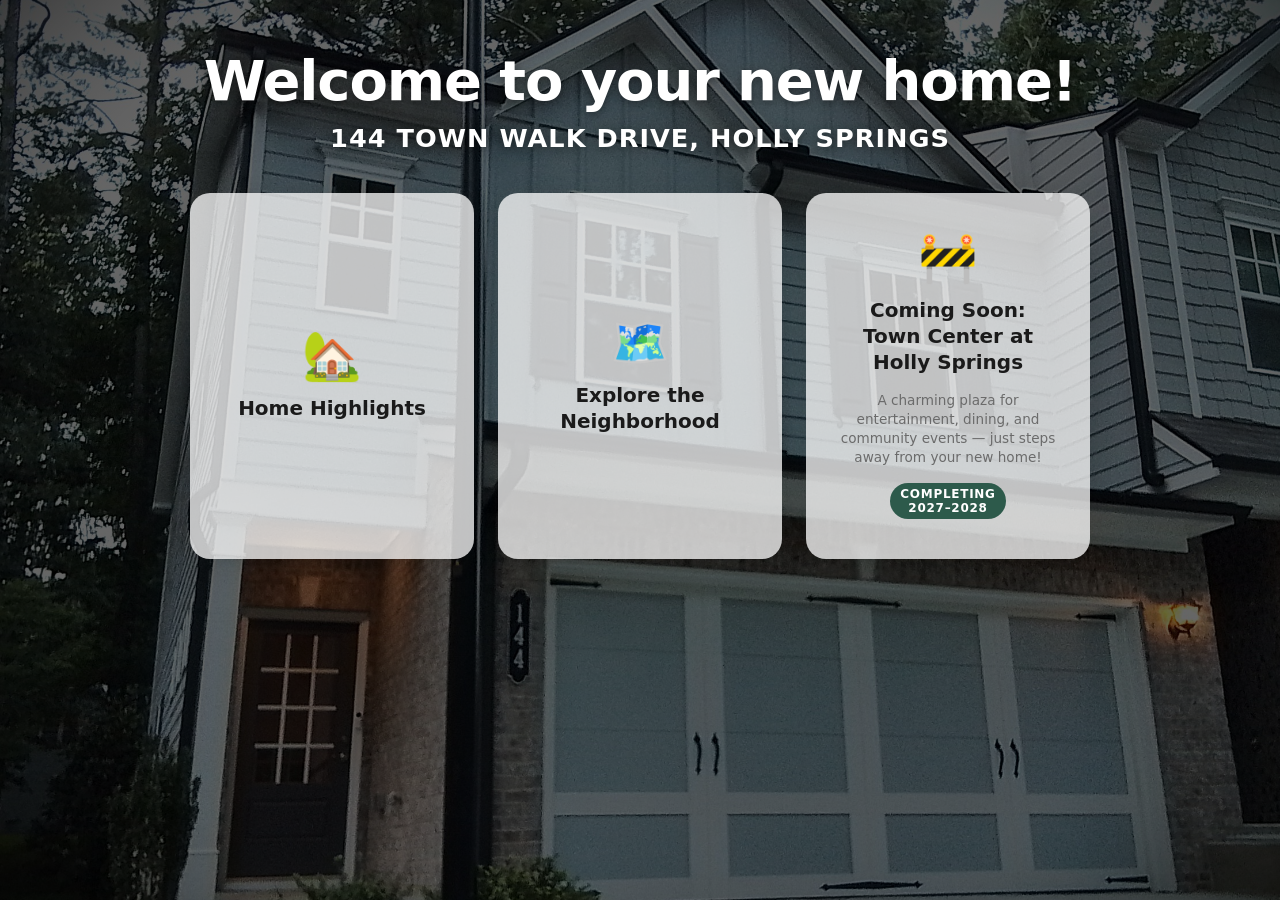
<file: index.html>
<!DOCTYPE html>
<html lang="en">
<head>
  <meta charset="UTF-8" />
  <meta name="viewport" content="width=device-width, initial-scale=1.0" />
  <title>Welcome Home</title>
  <link rel="stylesheet" href="css/styles.css" />
</head>
<body class="dashboard">

  <header class="site-header">
    <h1>Welcome to your new home!</h1>
    <p class="tagline">144 Town Walk Drive, Holly Springs</p>
  </header>

  <main class="tile-grid">

    <a href="highlights.html" class="tile tile--highlights">
      <span class="tile__icon">🏡</span>
      <span class="tile__label">Home Highlights</span>
    </a>

    <a href="neighborhood.html" class="tile tile--neighborhood">
      <span class="tile__icon">🗺️</span>
      <span class="tile__label">Explore the Neighborhood</span>
    </a>

    <a href="https://hollyspringstowncenter.com/explore/" target="_blank" class="tile tile--coming-soon">
      <span class="tile__icon">🚧</span>
      <span class="tile__label">Coming Soon: Town Center at Holly Springs</span>
      <span class="tile__sublabel">A charming plaza for entertainment, dining, and community events — just steps away from your new home!</span>
      <span class="tile__badge">Completing<br>2027–2028</span>
    </a>

  </main>

</body>
</html>
</file>
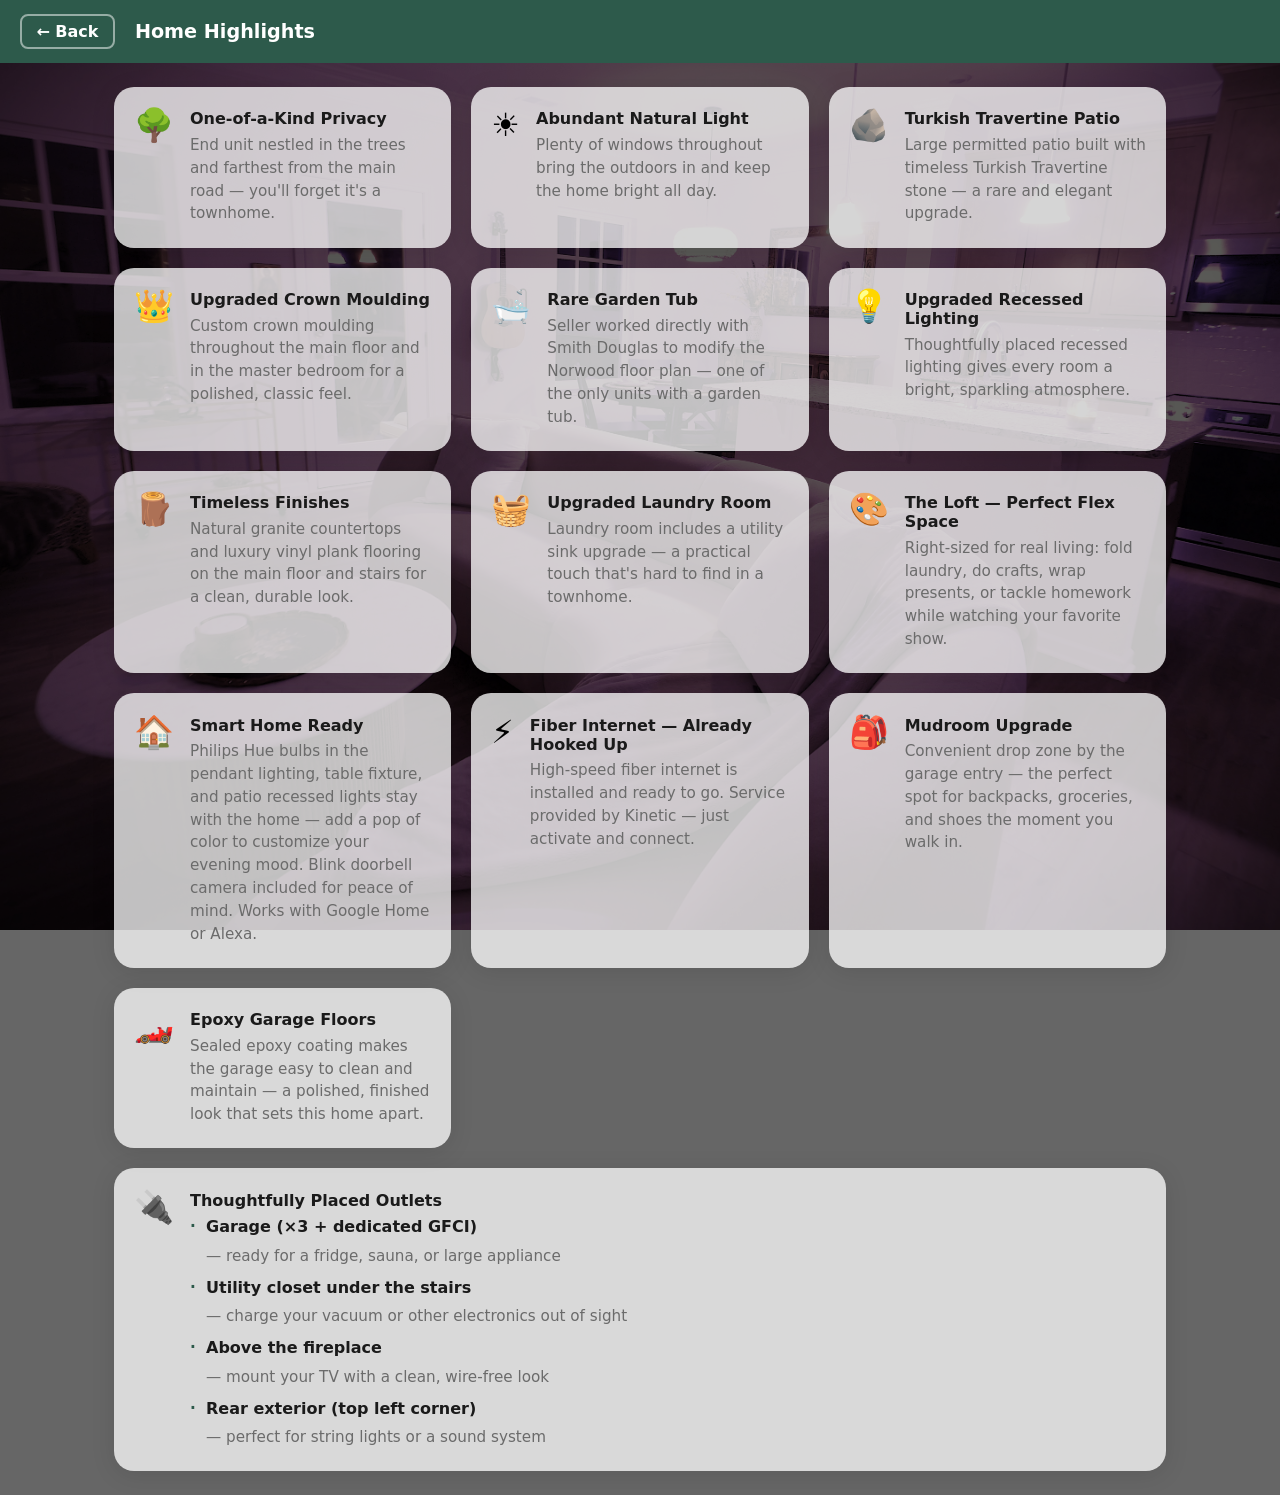
<file: highlights.html>
<!DOCTYPE html>
<html lang="en">
<head>
  <meta charset="UTF-8" />
  <meta name="viewport" content="width=device-width, initial-scale=1.0" />
  <title>Home Highlights</title>
  <link rel="stylesheet" href="css/styles.css" />
</head>
<body class="highlights-page">

  <nav class="back-bar">
    <a href="index.html" class="back-btn">← Back</a>
    <h2>Home Highlights</h2>
  </nav>

  <main class="highlights-grid">

    <div class="feature-card">
      <span class="feature-card__icon">🌳</span>
      <div class="feature-card__body">
        <strong>One-of-a-Kind Privacy</strong>
        <p>End unit nestled in the trees and farthest from the main road — you'll forget it's a townhome.</p>
      </div>
    </div>

    <div class="feature-card">
      <span class="feature-card__icon">☀️</span>
      <div class="feature-card__body">
        <strong>Abundant Natural Light</strong>
        <p>Plenty of windows throughout bring the outdoors in and keep the home bright all day.</p>
      </div>
    </div>

    <div class="feature-card">
      <span class="feature-card__icon">🪨</span>
      <div class="feature-card__body">
        <strong>Turkish Travertine Patio</strong>
        <p>Large permitted patio built with timeless Turkish Travertine stone — a rare and elegant upgrade.</p>
      </div>
    </div>

    <div class="feature-card">
      <span class="feature-card__icon">👑</span>
      <div class="feature-card__body">
        <strong>Upgraded Crown Moulding</strong>
        <p>Custom crown moulding throughout the main floor and in the master bedroom for a polished, classic feel.</p>
      </div>
    </div>

    <div class="feature-card">
      <span class="feature-card__icon">🛁</span>
      <div class="feature-card__body">
        <strong>Rare Garden Tub</strong>
        <p>Seller worked directly with Smith Douglas to modify the Norwood floor plan — one of the only units with a garden tub.</p>
      </div>
    </div>

    <div class="feature-card">
      <span class="feature-card__icon">💡</span>
      <div class="feature-card__body">
        <strong>Upgraded Recessed Lighting</strong>
        <p>Thoughtfully placed recessed lighting gives every room a bright, sparkling atmosphere.</p>
      </div>
    </div>

    <div class="feature-card">
      <span class="feature-card__icon">🪵</span>
      <div class="feature-card__body">
        <strong>Timeless Finishes</strong>
        <p>Natural granite countertops and luxury vinyl plank flooring on the main floor and stairs for a clean, durable look.</p>
      </div>
    </div>

    <div class="feature-card">
      <span class="feature-card__icon">🧺</span>
      <div class="feature-card__body">
        <strong>Upgraded Laundry Room</strong>
        <p>Laundry room includes a utility sink upgrade — a practical touch that's hard to find in a townhome.</p>
      </div>
    </div>

    <div class="feature-card">
      <span class="feature-card__icon">🎨</span>
      <div class="feature-card__body">
        <strong>The Loft — Perfect Flex Space</strong>
        <p>Right-sized for real living: fold laundry, do crafts, wrap presents, or tackle homework while watching your favorite show.</p>
      </div>
    </div>

    <div class="feature-card">
      <span class="feature-card__icon">🏠</span>
      <div class="feature-card__body">
        <strong>Smart Home Ready</strong>
        <p>Philips Hue bulbs in the pendant lighting, table fixture, and patio recessed lights stay with the home — add a pop of color to customize your evening mood. Blink doorbell camera included for peace of mind. Works with Google Home or Alexa.</p>
      </div>
    </div>

    <div class="feature-card">
      <span class="feature-card__icon">⚡</span>
      <div class="feature-card__body">
        <strong>Fiber Internet — Already Hooked Up</strong>
        <p>High-speed fiber internet is installed and ready to go. Service provided by Kinetic — just activate and connect.</p>
      </div>
    </div>

    <div class="feature-card">
      <span class="feature-card__icon">🎒</span>
      <div class="feature-card__body">
        <strong>Mudroom Upgrade</strong>
        <p>Convenient drop zone by the garage entry — the perfect spot for backpacks, groceries, and shoes the moment you walk in.</p>
      </div>
    </div>

    <div class="feature-card">
      <span class="feature-card__icon">🏎️</span>
      <div class="feature-card__body">
        <strong>Epoxy Garage Floors</strong>
        <p>Sealed epoxy coating makes the garage easy to clean and maintain — a polished, finished look that sets this home apart.</p>
      </div>
    </div>

    <div class="feature-card feature-card--wide">
      <span class="feature-card__icon">🔌</span>
      <div class="feature-card__body">
        <strong>Thoughtfully Placed Outlets</strong>
        <ul class="feature-list">
          <li><strong>Garage (×3 + dedicated GFCI)</strong> — ready for a fridge, sauna, or large appliance</li>
          <li><strong>Utility closet under the stairs</strong> — charge your vacuum or other electronics out of sight</li>
          <li><strong>Above the fireplace</strong> — mount your TV with a clean, wire-free look</li>
          <li><strong>Rear exterior (top left corner)</strong> — perfect for string lights or a sound system</li>
        </ul>
      </div>
    </div>

  </main>

</body>
</html>
</file>
<file: css/styles.css>
/* ── Reset & base ─────────────────────────────── */
*, *::before, *::after { box-sizing: border-box; margin: 0; padding: 0; }

:root {
  --bg:       #f4f1ec;
  --surface:  #ffffff;
  --accent:   #2d5a4b;
  --accent-hover: #1e3f34;
  --text:     #1a1a1a;
  --muted:    #6b6b6b;
  --radius:   1.25rem;
  --shadow:   0 4px 24px rgba(0,0,0,.10);
}

html, body { height: 100%; font-family: 'Segoe UI', system-ui, sans-serif; }

/* ── Dashboard ────────────────────────────────── */
body.dashboard {
  display: flex;
  flex-direction: column;
  align-items: center;
  justify-content: flex-start;
  min-height: 100vh;
  background: linear-gradient(rgba(0,0,0,0.6), rgba(0,0,0,0.6)),
              url('../assets/photos/144_town_walk_drive.jpg') center/cover no-repeat fixed;
  gap: 2.5rem;
  padding: 3rem 2rem 2rem;
  overflow-y: auto;
}

.site-header { text-align: center; }

.site-header h1 {
  font-size: clamp(2rem, 5vw, 3.5rem);
  font-weight: 700;
  color: #fff;
  letter-spacing: -.02em;
  text-shadow: 0 2px 8px rgba(0,0,0,.4);
}

.tagline {
  margin-top: .6rem;
  font-size: clamp(1.1rem, 2.5vw, 1.6rem);
  font-weight: 700;
  letter-spacing: .04em;
  color: #fff;
  text-shadow: 0 2px 12px rgba(0,0,0,.5);
  text-transform: uppercase;
}

/* ── Tile grid ────────────────────────────────── */
.tile-grid {
  display: grid;
  grid-template-columns: repeat(auto-fill, minmax(260px, 1fr));
  gap: 1.5rem;
  width: 100%;
  max-width: 900px;
}

.tile {
  display: flex;
  flex-direction: column;
  align-items: center;
  justify-content: center;
  gap: 1rem;
  padding: 2.5rem 2rem;
  background: rgba(255,255,255,0.75);
  border-radius: var(--radius);
  box-shadow: var(--shadow);
  text-decoration: none;
  color: var(--text);
  transition: transform .15s ease, box-shadow .15s ease, background .15s ease;
  cursor: pointer;
  min-height: 200px;
  -webkit-tap-highlight-color: transparent;
}

.tile:active,
.tile:hover {
  transform: translateY(-4px);
  box-shadow: 0 8px 32px rgba(0,0,0,.15);
  background: var(--accent);
  color: #fff;
}

.tile__icon { font-size: 3rem; line-height: 1; }

.tile__label {
  font-size: 1.25rem;
  font-weight: 600;
  text-align: center;
  line-height: 1.3;
}

.tile--coming-soon {
  position: relative;
}

.tile__sublabel {
  font-size: .85rem;
  font-weight: 400;
  text-align: center;
  line-height: 1.4;
  color: var(--muted);
}

.tile--coming-soon:hover .tile__sublabel,
.tile--coming-soon:active .tile__sublabel { color: rgba(255,255,255,.8); }

.tile__badge {
  font-size: .75rem;
  font-weight: 700;
  letter-spacing: .06em;
  text-transform: uppercase;
  background: var(--accent);
  color: #fff;
  padding: .25rem .65rem;
  border-radius: 2rem;
  text-align: center;
  align-self: center;
}

/* ── Highlights page ─────────────────────────── */
body.highlights-page {
  display: flex;
  flex-direction: column;
  min-height: 100vh;
  background: linear-gradient(rgba(0,0,0,0.6), rgba(0,0,0,0.6)),
            url('../assets/photos/Living_room_night.JPG') center/cover no-repeat fixed;
}

.highlights-grid {
  display: grid;
  grid-template-columns: repeat(auto-fill, minmax(300px, 1fr));
  gap: 1.25rem;
  padding: 1.5rem;
  max-width: 1100px;
  margin: 0 auto;
  width: 100%;
}

.feature-card {
  display: flex;
  gap: 1rem;
  align-items: flex-start;
  background: rgba(255,255,255,0.75);
  border-radius: var(--radius);
  box-shadow: var(--shadow);
  padding: 1.4rem 1.25rem;
}

.feature-card--wide {
  grid-column: 1 / -1;
}

.feature-card__icon {
  font-size: 2rem;
  line-height: 1;
  flex-shrink: 0;
}

.feature-card__body strong {
  display: block;
  font-size: 1rem;
  font-weight: 700;
  color: var(--text);
  margin-bottom: .35rem;
}

.feature-card__body p {
  font-size: .95rem;
  color: var(--muted);
  line-height: 1.5;
}

.feature-list {
  list-style: none;
  display: flex;
  flex-direction: column;
  gap: .5rem;
  margin-top: .25rem;
}

.feature-list li {
  font-size: .95rem;
  color: var(--muted);
  line-height: 1.5;
  padding-left: 1rem;
  position: relative;
}

.feature-list li::before {
  content: '·';
  position: absolute;
  left: 0;
  color: var(--accent);
  font-weight: 700;
}

/* ── Map page ─────────────────────────────────── */
body.map-page {
  display: flex;
  flex-direction: column;
  height: 100vh;
  overflow: hidden;
  background: #000;
}

.back-bar {
  display: flex;
  align-items: center;
  gap: 1.25rem;
  padding: .85rem 1.25rem;
  background: var(--accent);
  color: #fff;
  flex-shrink: 0;
}

.back-btn {
  color: #fff;
  text-decoration: none;
  font-size: 1rem;
  font-weight: 600;
  padding: .4rem .9rem;
  border: 2px solid rgba(255,255,255,.5);
  border-radius: .5rem;
  transition: background .15s;
  -webkit-tap-highlight-color: transparent;
}

.back-btn:active,
.back-btn:hover { background: rgba(255,255,255,.2); }

.back-bar h2 {
  font-size: 1.2rem;
  font-weight: 600;
}

.map-wrapper {
  position: relative;
  flex: 1;
  display: flex;
  flex-direction: column;
}

#map { flex: 1; width: 100%; }

/* ── Category buttons ─────────────────────────── */
.cat-buttons {
  display: flex;
  flex-wrap: wrap;
  justify-content: center;
  gap: .5rem;
  padding: .65rem .75rem;
  background: #f4f1ec;
  flex-shrink: 0;
  z-index: 1000;
}

.cat-btn {
  padding: .6rem 1rem;
  background: #fff;
  border: none;
  border-radius: 2rem;
  box-shadow: 0 2px 8px rgba(0,0,0,.15);
  font-size: .9rem;
  font-weight: 600;
  font-family: 'Segoe UI', system-ui, sans-serif;
  cursor: pointer;
  white-space: nowrap;
  transition: background .15s, color .15s, transform .1s, box-shadow .15s;
  -webkit-tap-highlight-color: transparent;
}

.cat-btn:active { transform: scale(.97); }

.cat-btn.active {
  background: var(--accent);
  color: #fff;
  box-shadow: 0 4px 18px rgba(45,90,75,.4);
}

/* ── Map markers ──────────────────────────────── */
.home-pin {
  width: 48px;
  height: 48px;
  background: #dc2626;
  border-radius: 50% 50% 50% 0;
  transform: rotate(-45deg);
  border: 3px solid #fff;
  box-shadow: 0 2px 10px rgba(0,0,0,.3);
  display: flex;
  align-items: center;
  justify-content: center;
}

.home-pin span {
  transform: rotate(45deg);
  font-size: 1.4rem;
  line-height: 1;
}

.photo-pin {
  width: 56px;
  height: 56px;
  border-radius: 50% 50% 50% 0;
  transform: rotate(-45deg);
  border: 3px solid #dc2626;
  box-shadow: 0 2px 12px rgba(0,0,0,.35);
  overflow: hidden;
  background: #dc2626;
}

.photo-pin img {
  width: 100%;
  height: 100%;
  object-fit: cover;
  transform: rotate(45deg) scale(1.4);
}

/* ── POI popup ────────────────────────────────── */
.poi-popup {
  width: 200px;
  font-family: 'Segoe UI', system-ui, sans-serif;
}

.poi-popup img {
  width: 100%;
  height: 120px;
  object-fit: cover;
  border-radius: .4rem .4rem 0 0;
  display: block;
  margin: -13px -20px 0;
  width: calc(100% + 40px);
}

.poi-popup__body {
  padding: .6rem 0 0;
}

.poi-popup__body strong {
  display: block;
  font-size: 1rem;
  color: var(--text);
}

.poi-popup__body p {
  margin-top: .25rem;
  font-size: .85rem;
  color: var(--muted);
}
</file>
